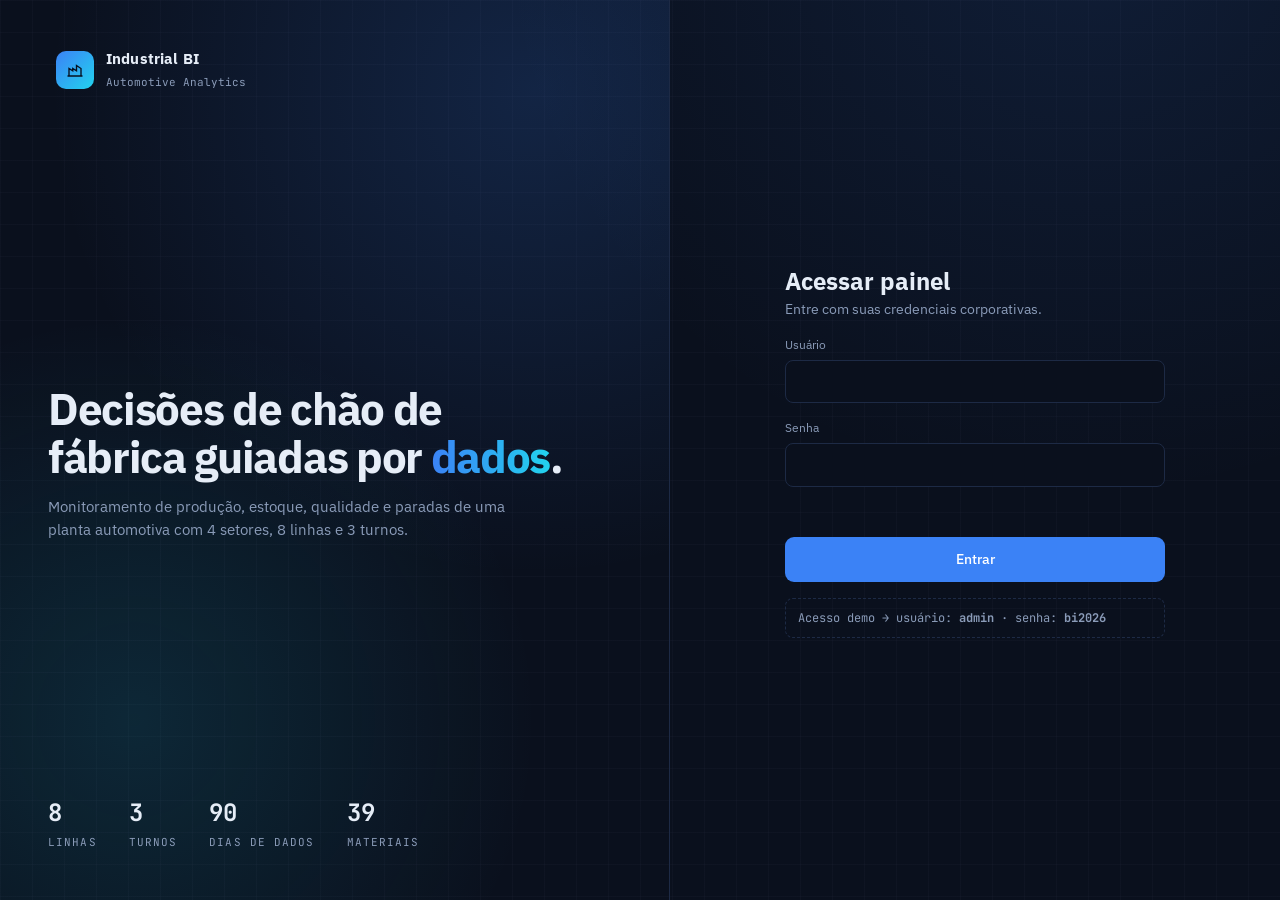
<file: index.html>
<!DOCTYPE html>
<html lang="pt-BR">
<head>
  <meta charset="UTF-8" />
  <meta name="viewport" content="width=device-width, initial-scale=1" />
  <title>Login — Industrial BI Dashboard</title>
  <meta name="description" content="Sistema de Business Intelligence para indústria automobilística: produção, estoque, qualidade e paradas." />
  <link rel="preconnect" href="https://fonts.googleapis.com" />
  <link href="https://fonts.googleapis.com/css2?family=IBM+Plex+Sans:wght@400;500;600&family=JetBrains+Mono:wght@400;500&display=swap" rel="stylesheet" />
  <link rel="stylesheet" href="css/style.css" />
</head>
<body>
  <div class="login-page">
    <!-- Lado esquerdo: apresentação -->
    <section class="login-art">
      <div class="brand" style="border:0"><div class="brand-mark"><svg viewBox="0 0 24 24" fill="none" stroke="currentColor" stroke-width="1.8"><path d="M2 20h20M4 20V10l5 3V10l5 3V6l6 4v10"/></svg></div><div><strong>Industrial BI</strong><span>Automotive Analytics</span></div></div>
      <div>
        <h2>Decisões de chão de fábrica guiadas por <span>dados</span>.</h2>
        <p>Monitoramento de produção, estoque, qualidade e paradas de uma planta automotiva com 4 setores, 8 linhas e 3 turnos.</p>
      </div>
      <div class="login-stats">
        <div><strong>8</strong><span>Linhas</span></div>
        <div><strong>3</strong><span>Turnos</span></div>
        <div><strong>90</strong><span>Dias de dados</span></div>
        <div><strong>39</strong><span>Materiais</span></div>
      </div>
    </section>

    <!-- Lado direito: formulário -->
    <section class="login-form-wrap">
      <form class="login-form" id="loginForm">
        <div><h1>Acessar painel</h1><p style="color:var(--muted)">Entre com suas credenciais corporativas.</p></div>
        <label>Usuário<input type="text" id="user" autocomplete="username" required /></label>
        <label>Senha<input type="password" id="pass" autocomplete="current-password" required /></label>
        <p class="error" id="err"></p>
        <button class="btn" type="submit">Entrar</button>
        <p class="hint">Acesso demo → usuário: <b>admin</b> · senha: <b>bi2026</b></p>
      </form>
    </section>
  </div>

  <script>
    // Login fictício para demonstração (não há autenticação real)
    document.getElementById("loginForm").addEventListener("submit", (e) => {
      e.preventDefault();
      const u = document.getElementById("user").value.trim();
      const p = document.getElementById("pass").value;
      if (u === "admin" && p === "bi2026") {
        sessionStorage.setItem("bi_user", "admin");
        location.href = "dashboard.html";
      } else {
        document.getElementById("err").textContent = "Usuário ou senha inválidos.";
      }
    });
  </script>
</body>
</html>
</file>
<file: css/style.css>
/* ==========================================================
   Industrial BI Dashboard — Estilos
   Tema escuro técnico, azul como cor principal.
   ========================================================== */
:root {
  --bg: #0a101d;
  --panel: #101a2d;
  --panel-2: #142039;
  --border: #1d2a45;
  --text: #e6edf7;
  --muted: #8a9bb8;
  --primary: #3b82f6;
  --primary-2: #22d3ee;
  --good: #22c55e;
  --warn: #f59e0b;
  --bad: #ef4444;
  --radius: 14px;
  --sidebar: 248px;
  --mono: "JetBrains Mono", monospace;
}
* { box-sizing: border-box; margin: 0; padding: 0; }
body {
  font-family: "IBM Plex Sans", system-ui, sans-serif;
  background: var(--bg);
  background-image: radial-gradient(circle at 85% -10%, rgba(59,130,246,.12), transparent 40%),
    linear-gradient(rgba(138,155,184,.035) 1px, transparent 1px),
    linear-gradient(90deg, rgba(138,155,184,.035) 1px, transparent 1px);
  background-size: auto, 32px 32px, 32px 32px;
  color: var(--text);
  font-size: 14px;
  line-height: 1.5;
  min-height: 100vh;
}
a { color: inherit; text-decoration: none; }
svg { width: 18px; height: 18px; flex-shrink: 0; }

/* ---------- Estrutura ---------- */
.app { display: flex; min-height: 100vh; }
#sidebar {
  width: var(--sidebar); position: fixed; inset: 0 auto 0 0; z-index: 30;
  background: rgba(10,16,29,.92); backdrop-filter: blur(10px);
  border-right: 1px solid var(--border); padding: 22px 14px; display: flex; flex-direction: column;
  transition: transform .25s ease;
}
.brand { display: flex; gap: 12px; align-items: center; padding: 0 8px 22px; border-bottom: 1px solid var(--border); margin-bottom: 18px; }
.brand-mark { width: 38px; height: 38px; border-radius: 10px; display: grid; place-items: center; background: linear-gradient(135deg, var(--primary), var(--primary-2)); color: #06101f; }
.brand strong { display: block; font-size: 15px; letter-spacing: .01em; }
.brand span { font-size: 11px; color: var(--muted); font-family: var(--mono); }
.nav-group { margin-bottom: 18px; }
.nav-group p { font-size: 10.5px; text-transform: uppercase; letter-spacing: .14em; color: #5d6f91; padding: 0 10px 8px; font-family: var(--mono); }
.nav-link { display: flex; gap: 12px; align-items: center; padding: 9px 10px; border-radius: 9px; color: var(--muted); font-weight: 500; transition: .18s; position: relative; }
.nav-link:hover { color: var(--text); background: var(--panel); }
.nav-link.active { color: var(--text); background: linear-gradient(90deg, rgba(59,130,246,.18), rgba(59,130,246,.04)); }
.nav-link.active::before { content: ""; position: absolute; left: -14px; top: 8px; bottom: 8px; width: 3px; border-radius: 0 3px 3px 0; background: var(--primary); }
.nav-link.active svg { color: var(--primary); }
.sidebar-foot { margin-top: auto; font-size: 11.5px; color: var(--muted); padding: 12px 10px; border-top: 1px solid var(--border); display: flex; align-items: center; gap: 8px; }
.dot-live { width: 7px; height: 7px; border-radius: 50%; background: var(--good); box-shadow: 0 0 0 4px rgba(34,197,94,.15); }

.main { flex: 1; margin-left: var(--sidebar); min-width: 0; }
#topbar { position: sticky; top: 0; z-index: 20; display: flex; align-items: center; gap: 16px; padding: 16px 32px; background: rgba(10,16,29,.82); backdrop-filter: blur(10px); border-bottom: 1px solid var(--border); }
.top-title { flex: 1; }
.crumb { font-size: 11px; color: var(--muted); font-family: var(--mono); letter-spacing: .05em; }
.top-title h1 { font-size: 20px; font-weight: 600; letter-spacing: -.01em; }
.top-user { display: flex; align-items: center; gap: 10px; }
.avatar { width: 34px; height: 34px; border-radius: 50%; display: grid; place-items: center; background: var(--panel-2); border: 1px solid var(--border); font-weight: 600; font-size: 12px; color: var(--primary-2); }
.user-meta strong { display: block; font-size: 13px; }
.user-meta span { font-size: 11px; color: var(--muted); }
.menu-btn { display: none; background: none; border: 1px solid var(--border); color: var(--text); border-radius: 8px; padding: 6px; cursor: pointer; }
.content { padding: 28px 32px 48px; animation: fade .45s ease both; }
@keyframes fade { from { opacity: 0; transform: translateY(6px); } to { opacity: 1; transform: none; } }

/* ---------- Componentes ---------- */
.btn, .btn-ghost { font: inherit; cursor: pointer; border-radius: 9px; padding: 8px 14px; font-weight: 500; transition: .18s; display: inline-flex; gap: 8px; align-items: center; }
.btn { background: var(--primary); color: #fff; border: 0; }
.btn:hover { background: #2f6fe0; transform: translateY(-1px); }
.btn-ghost { background: transparent; color: var(--muted); border: 1px solid var(--border); }
.btn-ghost:hover { color: var(--text); border-color: #2c3e63; }

.filters { display: flex; flex-wrap: wrap; gap: 12px; align-items: end; padding: 14px 16px; background: var(--panel); border: 1px solid var(--border); border-radius: var(--radius); margin-bottom: 22px; }
.filters label { display: flex; flex-direction: column; gap: 5px; font-size: 11px; color: var(--muted); text-transform: uppercase; letter-spacing: .08em; font-family: var(--mono); }
select, input[type=text], input[type=password], input[type=search] {
  font: inherit; font-size: 13px; color: var(--text); background: var(--bg); border: 1px solid var(--border);
  border-radius: 8px; padding: 8px 10px; min-width: 150px; outline: none; transition: .18s;
}
select:focus, input:focus { border-color: var(--primary); box-shadow: 0 0 0 3px rgba(59,130,246,.18); }

.grid { display: grid; gap: 16px; margin-bottom: 16px; }
.kpis { grid-template-columns: repeat(4, 1fr); margin-bottom: 22px; }
.kpis.five { grid-template-columns: repeat(5, 1fr); }
.kpis.six { grid-template-columns: repeat(6, 1fr); }
.g-2 { grid-template-columns: 1fr 1fr; }
.g-3 { grid-template-columns: repeat(3, 1fr); }
.g-2-1 { grid-template-columns: 2fr 1fr; }

.kpi { background: var(--panel); border: 1px solid var(--border); border-radius: var(--radius); padding: 16px 18px; position: relative; overflow: hidden; transition: .2s; }
.kpi:hover { border-color: #2c3e63; transform: translateY(-2px); }
.kpi::after { content: ""; position: absolute; inset: 0 0 auto 0; height: 2px; background: linear-gradient(90deg, var(--primary), transparent); opacity: .7; }
.kpi.warn::after { background: linear-gradient(90deg, var(--warn), transparent); }
.kpi.bad::after { background: linear-gradient(90deg, var(--bad), transparent); }
.kpi-label { color: var(--muted); font-size: 12px; font-weight: 500; }
.kpi-value { font-size: 26px; font-weight: 600; letter-spacing: -.02em; margin: 6px 0 4px; font-variant-numeric: tabular-nums; white-space: nowrap; overflow: hidden; text-overflow: ellipsis; }
.kpi-foot { display: flex; gap: 8px; align-items: center; font-size: 11.5px; color: var(--muted); }
.delta { font-family: var(--mono); font-size: 11px; padding: 2px 6px; border-radius: 6px; }
.delta.up { color: var(--good); background: rgba(34,197,94,.1); }
.delta.down { color: var(--bad); background: rgba(239,68,68,.1); }

.card { background: var(--panel); border: 1px solid var(--border); border-radius: var(--radius); padding: 18px; min-width: 0; }
.card-head { display: flex; justify-content: space-between; align-items: baseline; margin-bottom: 14px; gap: 10px; }
.card-head h3 { font-size: 14px; font-weight: 600; }
.card-head span { font-size: 11.5px; color: var(--muted); font-family: var(--mono); }
.chart-box { position: relative; height: 260px; }
.chart-box.tall { height: 320px; }

.table-wrap { overflow: auto; max-height: 460px; border-radius: 10px; border: 1px solid var(--border); }
table { width: 100%; border-collapse: collapse; font-size: 13px; }
th { position: sticky; top: 0; background: var(--panel-2); text-align: left; font-weight: 500; color: var(--muted); font-size: 11px; text-transform: uppercase; letter-spacing: .07em; padding: 10px 12px; white-space: nowrap; font-family: var(--mono); }
td { padding: 9px 12px; border-top: 1px solid var(--border); white-space: nowrap; font-variant-numeric: tabular-nums; }
tr:hover td { background: rgba(59,130,246,.05); }
td.num, th.num { text-align: right; }
.badge { display: inline-block; padding: 2px 8px; border-radius: 20px; font-size: 11px; font-weight: 500; }
.badge.ok { color: var(--good); background: rgba(34,197,94,.12); }
.badge.low { color: var(--bad); background: rgba(239,68,68,.12); }
.badge.high { color: var(--warn); background: rgba(245,158,11,.12); }
.badge.A { color: #fff; background: var(--primary); }
.badge.B { color: #06101f; background: var(--primary-2); }
.badge.C { color: var(--text); background: #33415c; }
.bar-mini { height: 6px; background: var(--bg); border-radius: 4px; overflow: hidden; min-width: 80px; }
.bar-mini i { display: block; height: 100%; background: var(--primary); border-radius: 4px; }

/* ---------- Conteúdo textual (SQL/Sobre) ---------- */
.section-title { font-size: 13px; text-transform: uppercase; letter-spacing: .12em; color: var(--primary-2); font-family: var(--mono); margin: 8px 0 14px; }
.lead { color: var(--muted); max-width: 760px; margin-bottom: 24px; font-size: 15px; }
.prose p, .prose li { color: #c3cee0; }
.prose ul { padding-left: 18px; display: grid; gap: 6px; }
.prose h3 { font-size: 15px; margin-bottom: 8px; }
.schema-table { background: var(--panel); border: 1px solid var(--border); border-radius: 12px; overflow: hidden; }
.schema-table h4 { padding: 10px 14px; background: var(--panel-2); font-family: var(--mono); font-size: 13px; color: var(--primary-2); display: flex; justify-content: space-between; }
.schema-table h4 small { color: var(--muted); font-weight: 400; }
.schema-table ul { list-style: none; padding: 8px 14px 12px; font-family: var(--mono); font-size: 12px; }
.schema-table li { display: flex; justify-content: space-between; padding: 4px 0; border-bottom: 1px dashed var(--border); }
.schema-table li:last-child { border: 0; }
.schema-table li em { color: var(--muted); font-style: normal; }
.pk { color: var(--warn); } .fk { color: var(--primary); }
pre.code { background: #070c17; border: 1px solid var(--border); border-radius: 12px; padding: 16px; overflow: auto; font-family: var(--mono); font-size: 12.5px; line-height: 1.65; color: #c9d6ea; }
.kw { color: #60a5fa; } .fn { color: #22d3ee; } .str { color: #fbbf24; } .cm { color: #5d6f91; }
.tags { display: flex; flex-wrap: wrap; gap: 8px; }
.tag { padding: 6px 12px; border-radius: 20px; border: 1px solid var(--border); background: var(--panel-2); font-size: 12.5px; }

/* ---------- Login ---------- */
.login-page { display: grid; grid-template-columns: 1.1fr 1fr; min-height: 100vh; }
.login-art { padding: 48px; display: flex; flex-direction: column; justify-content: space-between; border-right: 1px solid var(--border); background: radial-gradient(circle at 20% 80%, rgba(34,211,238,.12), transparent 45%), radial-gradient(circle at 80% 10%, rgba(59,130,246,.18), transparent 50%); }
.login-art h2 { font-size: 44px; line-height: 1.08; letter-spacing: -.03em; max-width: 520px; }
.login-art h2 span { background: linear-gradient(90deg, var(--primary), var(--primary-2)); -webkit-background-clip: text; background-clip: text; color: transparent; }
.login-art p { color: var(--muted); max-width: 460px; margin-top: 16px; font-size: 15px; }
.login-stats { display: flex; gap: 32px; font-family: var(--mono); }
.login-stats strong { display: block; font-size: 24px; color: var(--text); }
.login-stats span { font-size: 11px; color: var(--muted); text-transform: uppercase; letter-spacing: .1em; }
.login-form-wrap { display: grid; place-items: center; padding: 32px; }
.login-form { width: 100%; max-width: 380px; display: grid; gap: 16px; animation: fade .5s ease both; }
.login-form h1 { font-size: 24px; }
.login-form label { display: grid; gap: 6px; font-size: 12px; color: var(--muted); }
.login-form input { width: 100%; padding: 11px 12px; }
.login-form .btn { justify-content: center; padding: 12px; }
.hint { font-size: 12px; color: var(--muted); padding: 10px 12px; border: 1px dashed var(--border); border-radius: 8px; font-family: var(--mono); }
.error { color: var(--bad); font-size: 12.5px; min-height: 18px; }

/* ---------- Responsivo ---------- */
@media (max-width: 1280px) { .kpis.six { grid-template-columns: repeat(3, 1fr); } .kpis.five { grid-template-columns: repeat(3, 1fr); } }
@media (max-width: 1100px) { .kpis { grid-template-columns: repeat(2, 1fr); } .g-3, .g-2-1 { grid-template-columns: 1fr 1fr; } }
@media (max-width: 900px) {
  #sidebar { transform: translateX(-100%); }
  body.nav-open #sidebar { transform: none; box-shadow: 20px 0 60px rgba(0,0,0,.5); }
  .main { margin-left: 0; }
  .menu-btn { display: inline-flex; }
  .g-2, .g-3, .g-2-1 { grid-template-columns: 1fr; }
  .login-page { grid-template-columns: 1fr; } .login-art { display: none; }
  .user-meta { display: none; }
  .content, #topbar { padding-left: 18px; padding-right: 18px; }
}
@media (max-width: 560px) { .kpis, .kpis.five, .kpis.six { grid-template-columns: 1fr 1fr; } .kpi-value { font-size: 20px; } .filters label, .filters select { width: 100%; } }
</file>
